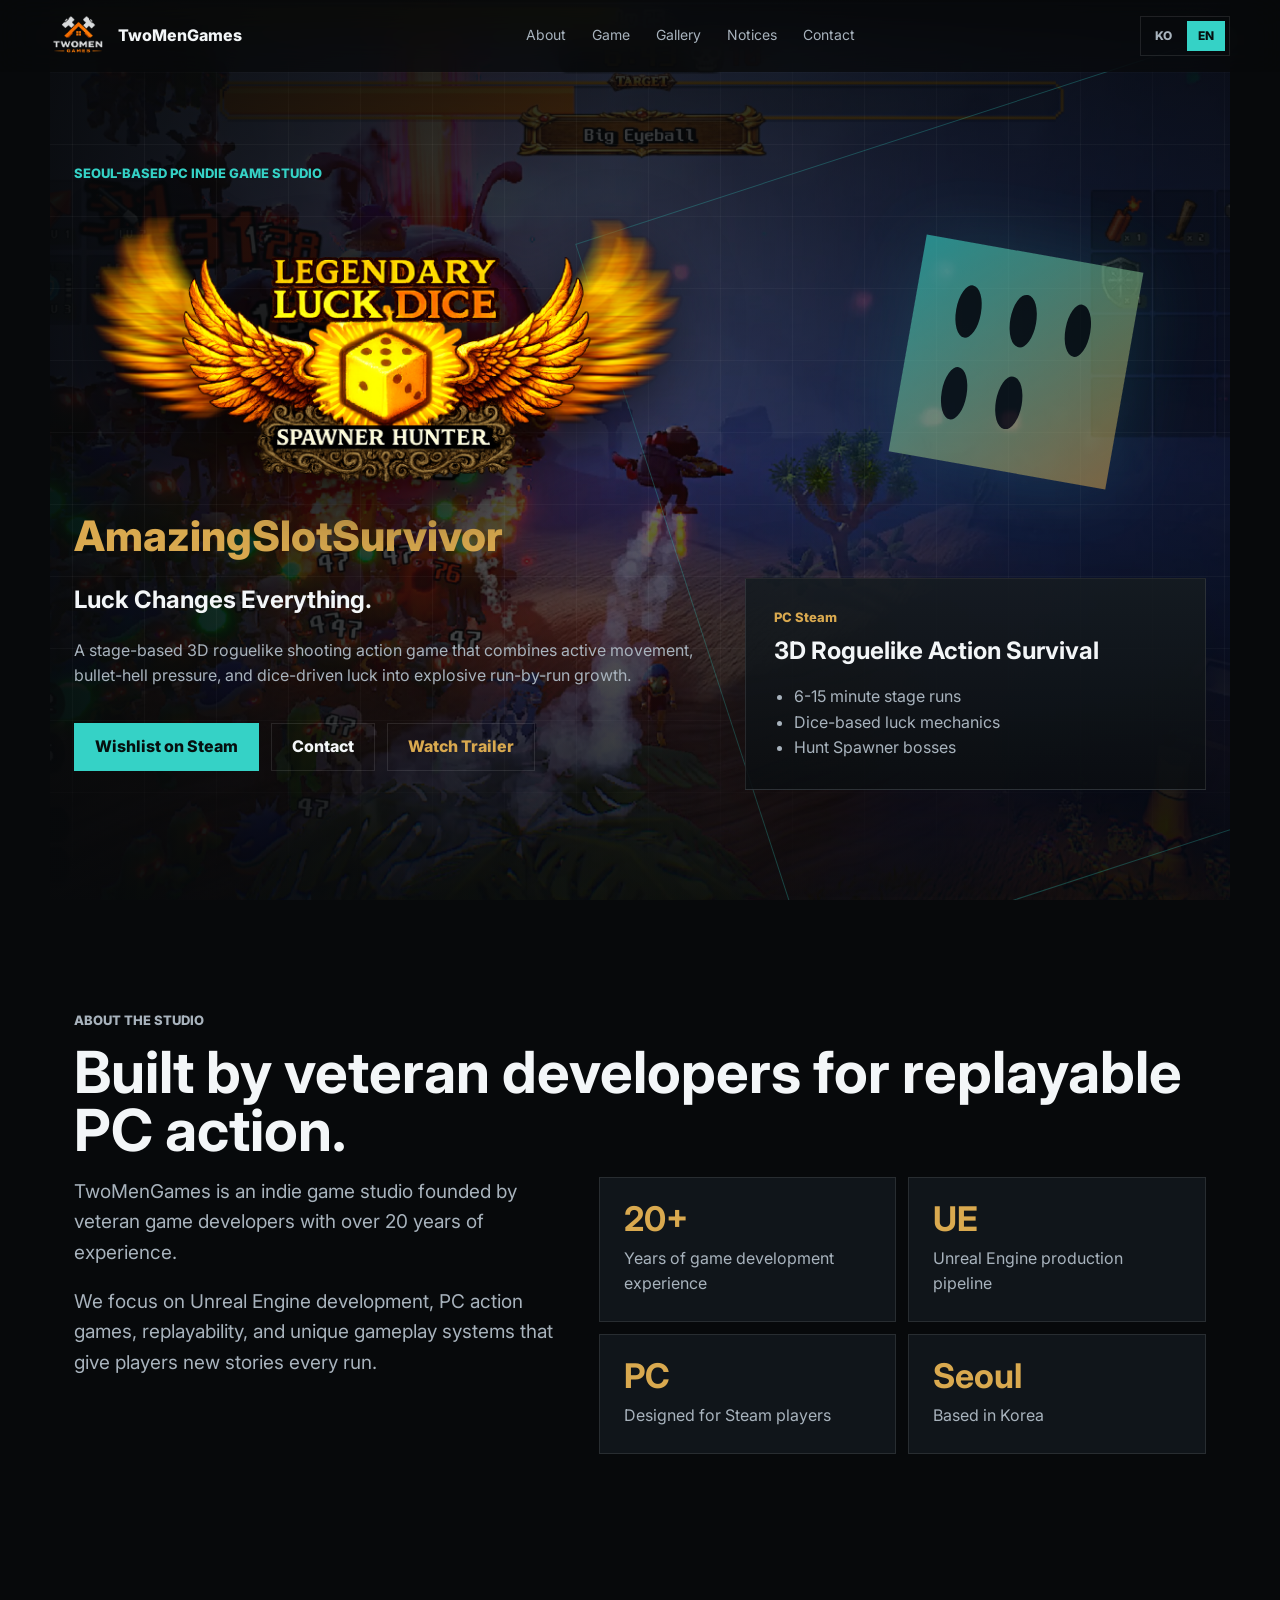
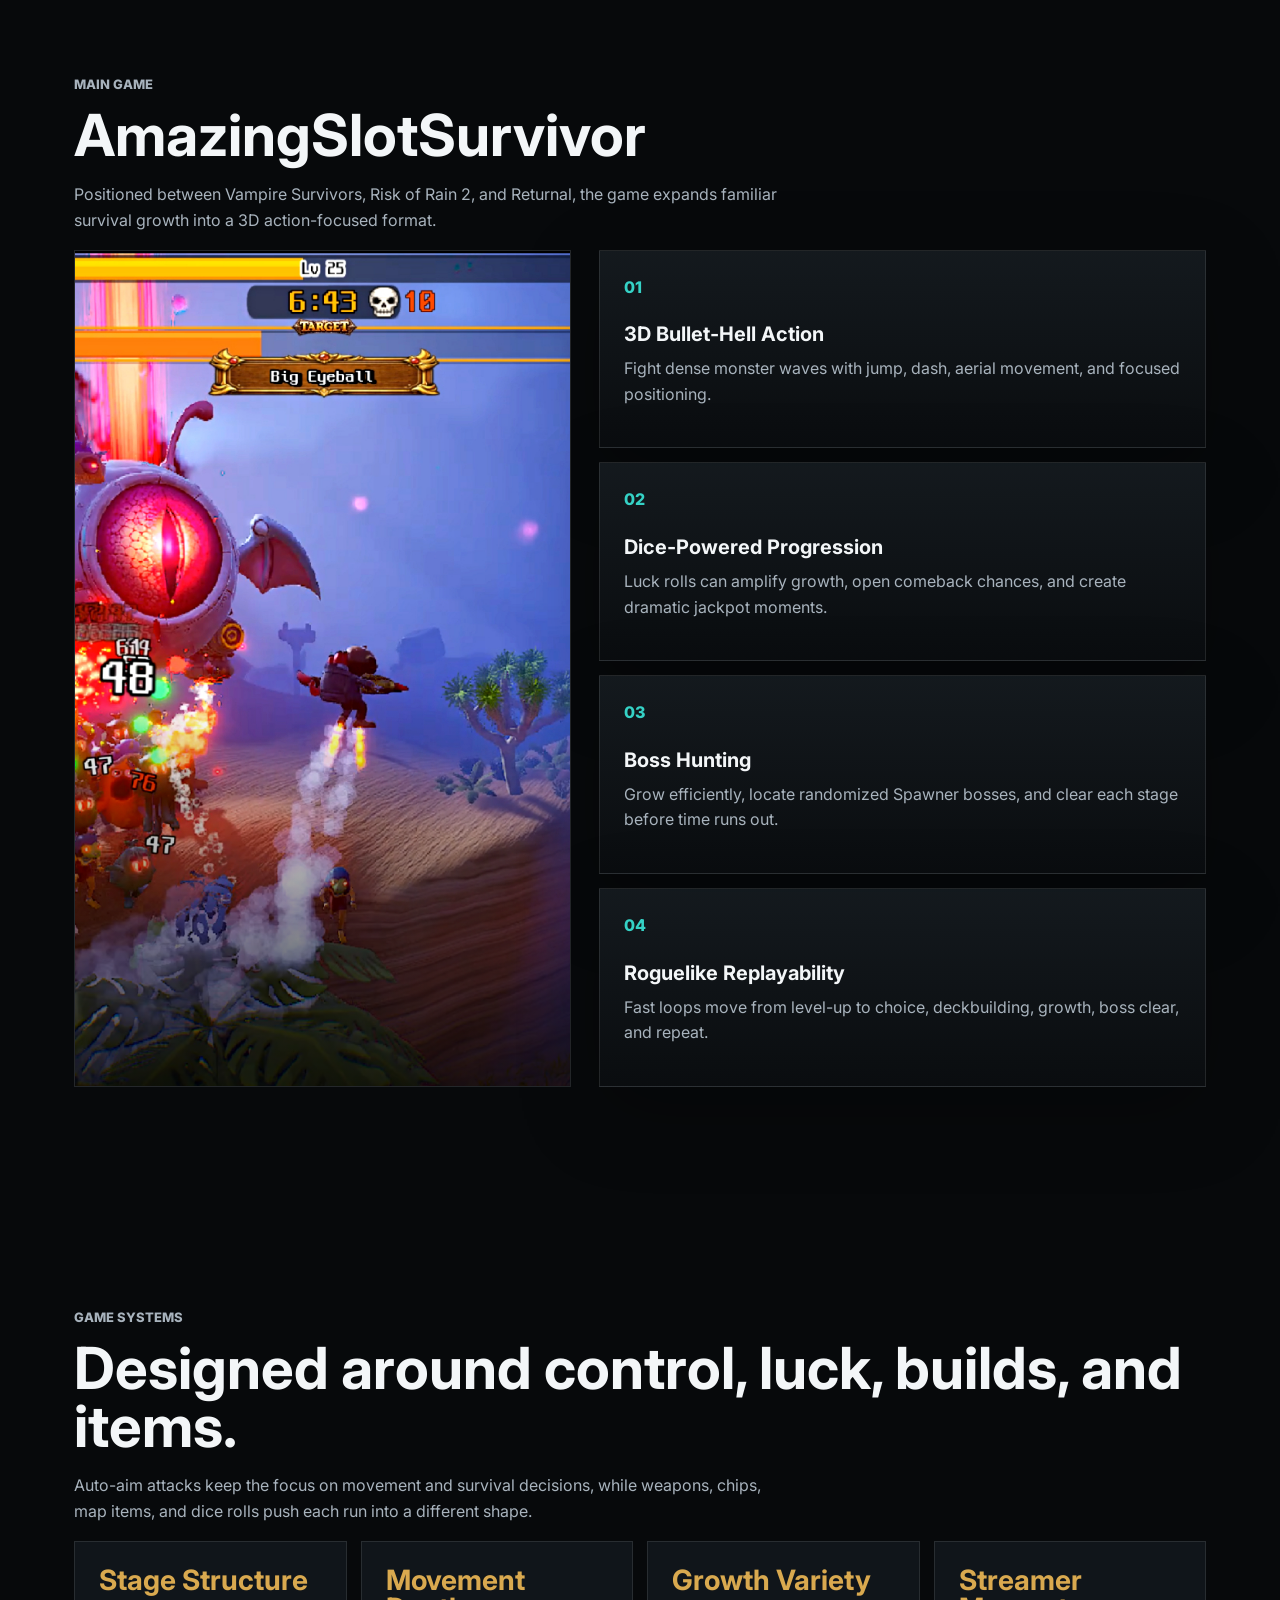
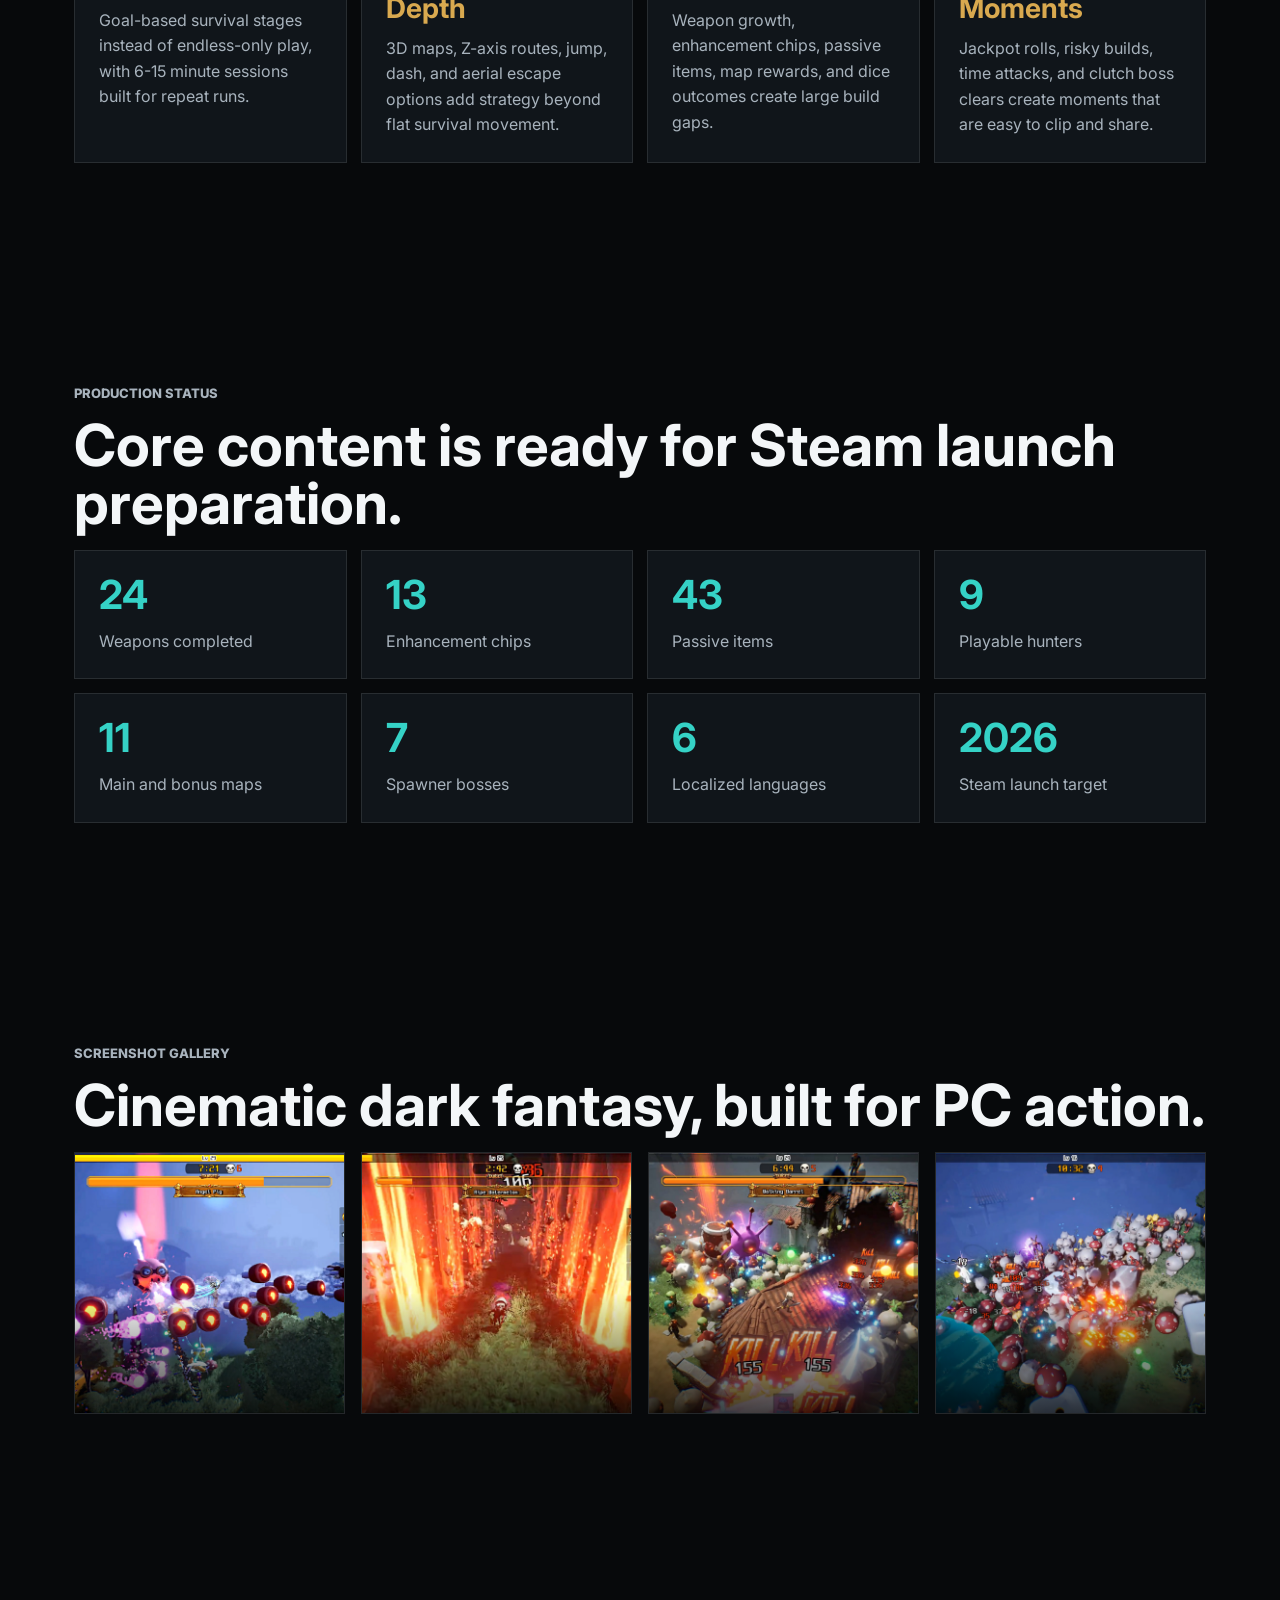
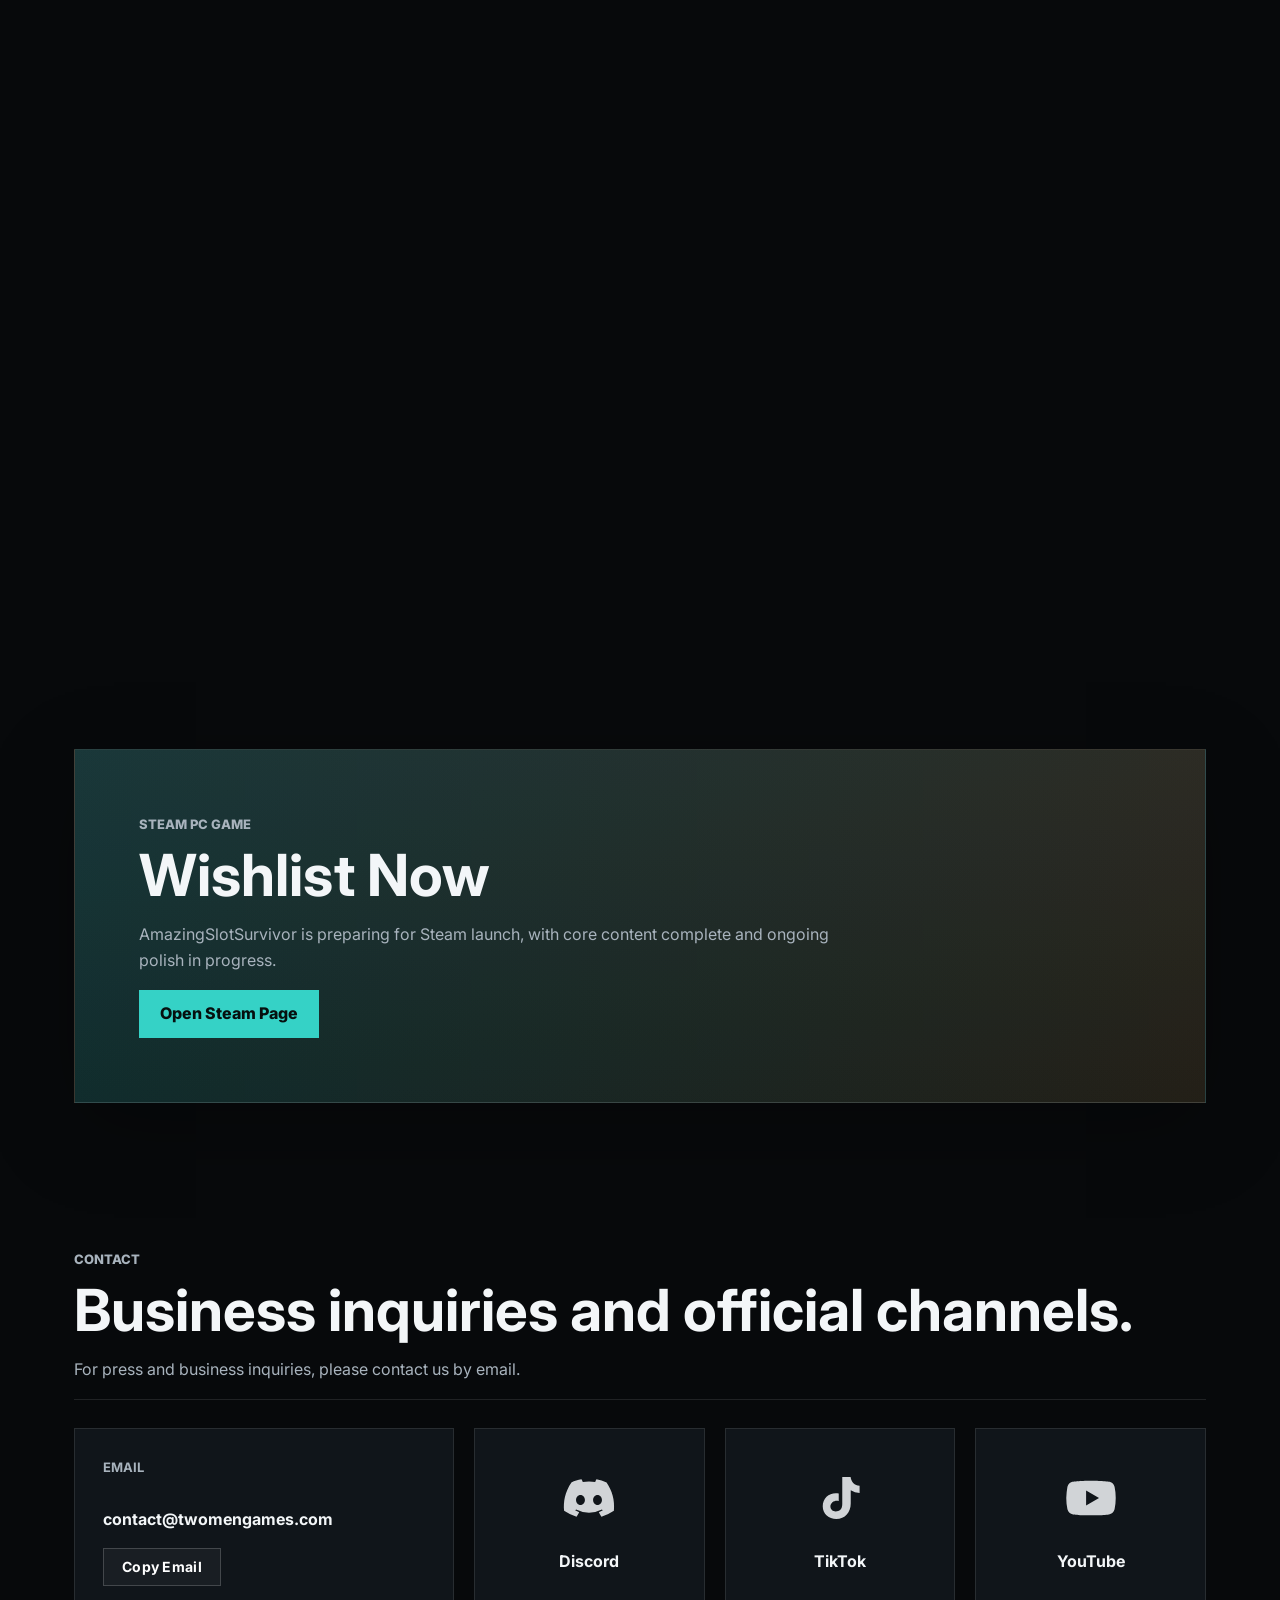
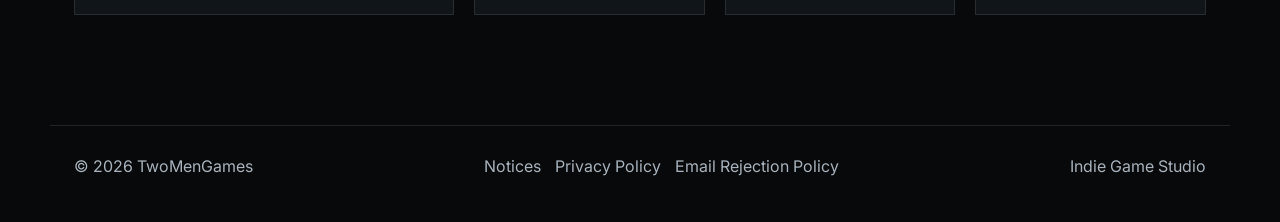
<file: index.html>
<!doctype html>
<html lang="en">
  <head>
    <meta charset="utf-8">
    <meta name="viewport" content="width=device-width, initial-scale=1">
    <meta name="description" content="TwoMenGames is a Seoul-based indie game studio creating PC Steam action games with unique systems and high replayability.">
    <title>TwoMenGames | Indie Game Studio</title>
    <link rel="preconnect" href="https://fonts.googleapis.com">
    <link rel="preconnect" href="https://fonts.gstatic.com" crossorigin>
    <link href="https://fonts.googleapis.com/css2?family=Inter:wght@400;500;600;700;800&display=swap" rel="stylesheet">
    <link rel="stylesheet" href="styles.css?v=20260709-2">
  </head>
  <body>
    <header class="site-header" data-header>
      <a class="brand" href="#top" aria-label="TwoMenGames home">
        <img class="brand-logo" src="assets/twomengames-logo-dark.png" alt="TwoMenGames logo">
        <span>TwoMenGames</span>
      </a>
      <nav class="nav" aria-label="Primary navigation">
        <a href="#about" data-i18n="navAbout">About</a>
        <a href="#game" data-i18n="navGame">Game</a>
        <a href="#gallery" data-i18n="navGallery">Gallery</a>
        <a href="notices/" data-i18n="navNotices">Notices</a>
        <a href="#contact" data-i18n="navContact">Contact</a>
      </nav>
      <div class="language-switcher" aria-label="Language selection">
        <button type="button" data-lang="ko">KO</button>
        <button type="button" data-lang="en">EN</button>
      </div>
    </header>

    <main id="top">
      <section class="hero section">
        <div class="hero-bg" aria-hidden="true">
          <div class="hero-orbit"></div>
          <div class="hero-dice">
            <span></span><span></span><span></span><span></span><span></span>
          </div>
        </div>
        <div class="hero-content reveal">
          <p class="eyebrow" data-i18n="heroEyebrow">Seoul-based PC indie game studio</p>
          <img class="game-logo" src="assets/legendary-luck-dice-logo.png" alt="AmazingSlotSurvivor logo">
          <h1 class="sr-only">AmazingSlotSurvivor</h1>
          <p class="subtitle">AmazingSlotSurvivor</p>
          <p class="slogan" data-i18n="heroSlogan">Luck Changes Everything.</p>
          <p class="hero-copy" data-i18n="heroCopy">
            A stage-based 3D roguelike shooting action game that combines active movement,
            bullet-hell pressure, and dice-driven luck into explosive run-by-run growth.
          </p>
          <div class="hero-actions">
            <a class="button primary" href="https://store.steampowered.com/app/4582650/LEGENDARY_LUCK_DICE/" target="_blank" rel="noreferrer" data-i18n="wishlist">Wishlist on Steam</a>
            <a class="button" href="#contact" data-i18n="contactButton">Contact</a>
            <a class="button ghost" href="https://youtu.be/cXeGeoyCsH8?si=VaMcrUqt2qJgCuiT" target="_blank" rel="noreferrer" data-i18n="watchTrailer">Watch Trailer</a>
          </div>
        </div>
        <aside class="hero-panel reveal" aria-label="Game highlights">
          <p>PC Steam</p>
          <strong data-i18n="heroPanelTitle">3D Roguelike Action Survival</strong>
          <ul>
            <li data-i18n="heroPanel1">6-15 minute stage runs</li>
            <li data-i18n="heroPanel2">Dice-based luck mechanics</li>
            <li data-i18n="heroPanel3">Hunt Spawner bosses</li>
          </ul>
        </aside>
      </section>

      <section id="about" class="section about">
        <div class="section-heading reveal">
          <p class="eyebrow" data-i18n="aboutEyebrow">About the studio</p>
          <h2 data-i18n="aboutTitle">Built by veteran developers for replayable PC action.</h2>
        </div>
        <div class="about-grid">
          <div class="about-copy reveal">
            <p data-i18n="aboutCopy1">
              TwoMenGames is an indie game studio founded by veteran game developers
              with over 20 years of experience.
            </p>
            <p data-i18n="aboutCopy2">
              We focus on Unreal Engine development, PC action games, replayability,
              and unique gameplay systems that give players new stories every run.
            </p>
          </div>
          <div class="stat-grid reveal">
            <div><strong>20+</strong><span data-i18n="statExperience">Years of game development experience</span></div>
            <div><strong>UE</strong><span data-i18n="statEngine">Unreal Engine production pipeline</span></div>
            <div><strong>PC</strong><span data-i18n="statPc">Designed for Steam players</span></div>
            <div><strong>Seoul</strong><span data-i18n="statSeoul">Based in Korea</span></div>
          </div>
        </div>
      </section>

      <section id="game" class="section game">
        <div class="section-heading reveal">
          <p class="eyebrow" data-i18n="gameEyebrow">Main game</p>
          <h2>AmazingSlotSurvivor</h2>
          <p data-i18n="gameIntro">
            Positioned between Vampire Survivors, Risk of Rain 2, and Returnal,
            the game expands familiar survival growth into a 3D action-focused format.
          </p>
        </div>
        <div class="game-showcase">
          <div class="screenshot large reveal">
            <img src="assets/screenshot-boss-eye.jpg" alt="AmazingSlotSurvivor boss battle gameplay screenshot">
          </div>
          <div class="feature-cards">
            <article class="card reveal">
              <span>01</span>
              <h3 data-i18n="feature1Title">3D Bullet-Hell Action</h3>
              <p data-i18n="feature1Copy">Fight dense monster waves with jump, dash, aerial movement, and focused positioning.</p>
            </article>
            <article class="card reveal">
              <span>02</span>
              <h3 data-i18n="feature2Title">Dice-Powered Progression</h3>
              <p data-i18n="feature2Copy">Luck rolls can amplify growth, open comeback chances, and create dramatic jackpot moments.</p>
            </article>
            <article class="card reveal">
              <span>03</span>
              <h3 data-i18n="feature3Title">Boss Hunting</h3>
              <p data-i18n="feature3Copy">Grow efficiently, locate randomized Spawner bosses, and clear each stage before time runs out.</p>
            </article>
            <article class="card reveal">
              <span>04</span>
              <h3 data-i18n="feature4Title">Roguelike Replayability</h3>
              <p data-i18n="feature4Copy">Fast loops move from level-up to choice, deckbuilding, growth, boss clear, and repeat.</p>
            </article>
          </div>
        </div>
      </section>

      <section class="section details">
        <div class="section-heading reveal">
          <p class="eyebrow" data-i18n="systemsEyebrow">Game systems</p>
          <h2 data-i18n="systemsTitle">Designed around control, luck, builds, and items.</h2>
          <p data-i18n="systemsIntro">
            Auto-aim attacks keep the focus on movement and survival decisions,
            while weapons, chips, map items, and dice rolls push each run into a different shape.
          </p>
        </div>
        <div class="detail-grid">
          <article class="detail reveal">
            <strong data-i18n="detail1Title">Stage Structure</strong>
            <span data-i18n="detail1Copy">Goal-based survival stages instead of endless-only play, with 6-15 minute sessions built for repeat runs.</span>
          </article>
          <article class="detail reveal">
            <strong data-i18n="detail2Title">Movement Depth</strong>
            <span data-i18n="detail2Copy">3D maps, Z-axis routes, jump, dash, and aerial escape options add strategy beyond flat survival movement.</span>
          </article>
          <article class="detail reveal">
            <strong data-i18n="detail3Title">Growth Variety</strong>
            <span data-i18n="detail3Copy">Weapon growth, enhancement chips, passive items, map rewards, and dice outcomes create large build gaps.</span>
          </article>
          <article class="detail reveal">
            <strong data-i18n="detail4Title">Streamer Moments</strong>
            <span data-i18n="detail4Copy">Jackpot rolls, risky builds, time attacks, and clutch boss clears create moments that are easy to clip and share.</span>
          </article>
        </div>
      </section>

      <section class="section production">
        <div class="section-heading reveal">
          <p class="eyebrow" data-i18n="productionEyebrow">Production status</p>
          <h2 data-i18n="productionTitle">Core content is ready for Steam launch preparation.</h2>
        </div>
        <div class="production-grid reveal">
          <div><strong>24</strong><span data-i18n="prodWeapons">Weapons completed</span></div>
          <div><strong>13</strong><span data-i18n="prodChips">Enhancement chips</span></div>
          <div><strong>43</strong><span data-i18n="prodItems">Passive items</span></div>
          <div><strong>9</strong><span data-i18n="prodHunters">Playable hunters</span></div>
          <div><strong>11</strong><span data-i18n="prodMaps">Main and bonus maps</span></div>
          <div><strong>7</strong><span data-i18n="prodBosses">Spawner bosses</span></div>
          <div><strong>6</strong><span data-i18n="prodLangs">Localized languages</span></div>
          <div><strong>2026</strong><span data-i18n="prodLaunch">Steam launch target</span></div>
        </div>
      </section>

      <section id="gallery" class="section gallery">
        <div class="section-heading reveal">
          <p class="eyebrow" data-i18n="galleryEyebrow">Screenshot gallery</p>
          <h2 data-i18n="galleryTitle">Cinematic dark fantasy, built for PC action.</h2>
        </div>
        <div class="gallery-grid">
          <div class="screenshot reveal">
            <img src="assets/screenshot-angel-pig.jpg" alt="Angel boss battle gameplay screenshot">
          </div>
          <div class="screenshot reveal">
            <img src="assets/screenshot-fire-canyon.jpg" alt="Fire canyon gameplay screenshot">
          </div>
          <div class="screenshot reveal">
            <img src="assets/screenshot-rooftop-wave.jpg" alt="Rooftop monster wave gameplay screenshot">
          </div>
          <div class="screenshot reveal">
            <img src="assets/screenshot-dice-field.jpg" alt="Dice field battle gameplay screenshot">
          </div>
          <div class="screenshot reveal wide">
            <img src="assets/screenshot-garden-boss.jpg" alt="Garden boss encounter gameplay screenshot">
          </div>
          <div class="screenshot reveal wide">
            <img src="assets/screenshot-boss-eye.jpg" alt="Big eye boss encounter gameplay screenshot">
          </div>
        </div>
      </section>

      <section id="press-kit" class="section press">
        <div class="press-inner reveal">
          <p class="eyebrow" data-i18n="pressEyebrow">Studio & Business</p>
          <h2 data-i18n="pressTitle">A focused studio profile for players and press.</h2>
          <p data-i18n="pressCopy">
            TwoMenGames presents its studio vision, PC Steam title, production status,
            and gameplay strengths in a clear format for players, press, and business conversations.
          </p>
        </div>
      </section>

      <section id="steam" class="section steam">
        <div class="steam-card reveal">
          <p class="eyebrow" data-i18n="steamEyebrow">Steam PC game</p>
          <h2 data-i18n="steamTitle">Wishlist Now</h2>
          <p data-i18n="steamCopy">AmazingSlotSurvivor is preparing for Steam launch, with core content complete and ongoing polish in progress.</p>
          <a class="button primary" href="https://store.steampowered.com/app/4582650/LEGENDARY_LUCK_DICE/" target="_blank" rel="noreferrer" data-i18n="steamButton">Open Steam Page</a>
        </div>
      </section>

      <section id="contact" class="section contact">
        <div class="section-heading reveal">
          <p class="eyebrow" data-i18n="contactEyebrow">Contact</p>
          <h2 data-i18n="contactTitle">Business inquiries and official channels.</h2>
          <p data-i18n="contactCopy">For press and business inquiries, please contact us by email.</p>
        </div>
        <div class="contact-grid reveal">
          <!--email_off-->
          <div class="contact-card contact-email">
            <span class="contact-label">Email</span>
            <a class="contact-email-link" href="mailto:contact@twomengames.com">
              <span class="contact-value">
                contact@twomengames.com
              </span>
            </a>
            <button
              type="button"
              class="copy-email-button"
              data-email="contact@twomengames.com"
              aria-live="polite"
            >
              Copy Email
            </button>
          </div>
          <!--/email_off-->
          <a class="contact-card" href="https://discord.com/channels/1492011396039180450/1492015751366709481" target="_blank" rel="noreferrer" aria-label="Discord">
            <svg class="contact-social-icon" viewBox="0 0 24 24" aria-hidden="true"><path d="M19.54 5.34A17.4 17.4 0 0 0 15.2 4c-.19.34-.4.8-.55 1.16a16.2 16.2 0 0 0-5.31 0A9.3 9.3 0 0 0 8.78 4c-1.52.26-2.98.72-4.33 1.34C1.7 9.48.96 13.52 1.33 17.5A17.6 17.6 0 0 0 6.66 20c.43-.58.8-1.2 1.13-1.86-.62-.23-1.2-.52-1.76-.86.15-.11.29-.22.43-.34a12.42 12.42 0 0 0 11.08 0c.14.12.28.23.43.34-.56.34-1.14.63-1.76.86.33.66.7 1.28 1.13 1.86a17.53 17.53 0 0 0 5.33-2.5c.43-4.61-.74-8.61-3.13-12.16ZM8.35 15.04c-1.04 0-1.9-.96-1.9-2.14s.84-2.14 1.9-2.14 1.92.97 1.9 2.14c0 1.18-.84 2.14-1.9 2.14Zm7.3 0c-1.04 0-1.9-.96-1.9-2.14s.84-2.14 1.9-2.14 1.92.97 1.9 2.14c0 1.18-.84 2.14-1.9 2.14Z"/></svg>
            <span class="contact-value">Discord</span>
          </a>
          <a class="contact-card" href="https://www.tiktok.com/@twomengames" target="_blank" rel="noreferrer" aria-label="TikTok">
            <svg class="contact-social-icon" viewBox="0 0 24 24" aria-hidden="true"><path d="M16.54 3c.37 2.27 1.64 3.62 3.86 3.76v3.06a7.4 7.4 0 0 1-3.8-1.18v5.68c0 3.67-2.43 6.68-6.2 6.68-3.14 0-5.8-2.14-5.8-5.45 0-3.75 3.23-6.18 6.86-5.45v3.16c-1.55-.48-3.57.44-3.57 2.42 0 1.28 1.05 2.1 2.24 2.1 1.62 0 2.84-.95 2.84-3.2V3h3.57Z"/></svg>
            <span class="contact-value">TikTok</span>
          </a>
          <a class="contact-card" href="https://www.youtube.com/@twomengames-v3h" target="_blank" rel="noreferrer" aria-label="YouTube">
            <svg class="contact-social-icon" viewBox="0 0 24 24" aria-hidden="true"><path d="M22.1 7.2a3 3 0 0 0-2.1-2.12C18.13 4.58 12 4.58 12 4.58s-6.13 0-8 .5A3 3 0 0 0 1.9 7.2 31.4 31.4 0 0 0 1.4 12c0 1.62.16 3.22.5 4.8A3 3 0 0 0 4 18.92c1.87.5 8 .5 8 .5s6.13 0 8-.5a3 3 0 0 0 2.1-2.12c.34-1.58.5-3.18.5-4.8 0-1.62-.16-3.22-.5-4.8ZM9.9 15.2V8.8l5.54 3.2-5.54 3.2Z"/></svg>
            <span class="contact-value">YouTube</span>
          </a>
        </div>
      </section>
    </main>

    <footer class="footer">
      <span>© 2026 TwoMenGames</span>
      <nav class="footer-links" aria-label="Footer links">
        <a href="notices/" data-i18n="navNotices">Notices</a>
        <a href="privacy.html" data-i18n="footerPrivacy">Privacy Policy</a>
        <a href="email-rejection.html" data-i18n="footerEmailPolicy">Email Rejection Policy</a>
      </nav>
      <span data-i18n="footerTag">Indie Game Studio</span>
    </footer>

    <script src="script.js?v=20260709-2"></script>
  </body>
</html>
</file>
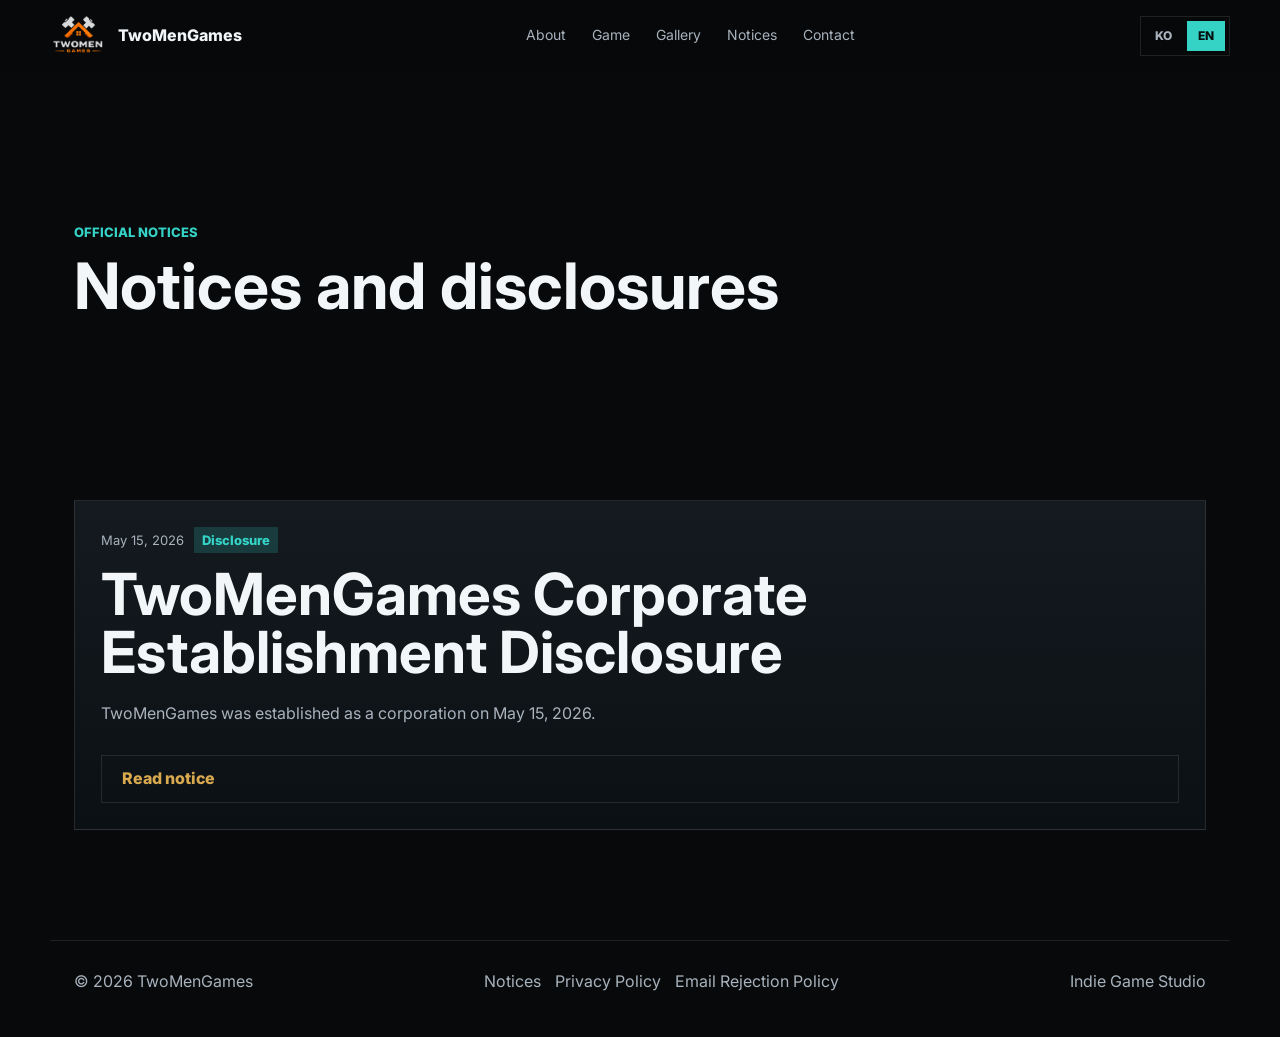
<file: notices/index.html>
<!doctype html>
<html lang="en">
  <head>
    <meta charset="utf-8">
    <meta name="viewport" content="width=device-width, initial-scale=1">
    <meta name="description" content="Official notices and disclosures from TwoMenGames.">
    <title>TwoMenGames | Notices</title>
    <link rel="preconnect" href="https://fonts.googleapis.com">
    <link rel="preconnect" href="https://fonts.gstatic.com" crossorigin>
    <link href="https://fonts.googleapis.com/css2?family=Inter:wght@400;500;600;700;800&display=swap" rel="stylesheet">
    <link rel="stylesheet" href="../styles.css?v=20260709-2">
  </head>
  <body>
    <header class="site-header" data-header>
      <a class="brand" href="../#top" aria-label="TwoMenGames home">
        <img class="brand-logo" src="../assets/twomengames-logo-dark.png" alt="TwoMenGames logo">
        <span>TwoMenGames</span>
      </a>
      <nav class="nav" aria-label="Primary navigation">
        <a href="../#about" data-notice-i18n="navAbout">About</a>
        <a href="../#game" data-notice-i18n="navGame">Game</a>
        <a href="../#gallery" data-notice-i18n="navGallery">Gallery</a>
        <a href="./" data-notice-i18n="navNotices">Notices</a>
        <a href="../#contact" data-notice-i18n="navContact">Contact</a>
      </nav>
      <div class="language-switcher" aria-label="Language selection">
        <button type="button" data-lang="ko">KO</button>
        <button type="button" data-lang="en">EN</button>
      </div>
    </header>

    <main class="subpage-main">
      <section class="section subpage-hero">
        <p class="subpage-kicker" data-notice-i18n="noticesEyebrow">Official notices</p>
        <h1 class="subpage-title" data-notice-i18n="noticesTitle">Notices and disclosures</h1>
      </section>

      <section class="section">
        <div class="notice-list" data-notice-list>
          <div class="empty-state" data-notice-i18n="loading">Loading notices.</div>
        </div>
      </section>
    </main>

    <footer class="footer">
      <span>© 2026 TwoMenGames</span>
      <nav class="footer-links" aria-label="Footer links">
        <a href="./" data-notice-i18n="navNotices">Notices</a>
        <a href="../privacy.html" data-notice-i18n="footerPrivacy">Privacy Policy</a>
        <a href="../email-rejection.html" data-notice-i18n="footerEmailPolicy">Email Rejection Policy</a>
      </nav>
      <span data-notice-i18n="footerTag">Indie Game Studio</span>
    </footer>

    <script src="../notices.js?v=20260709-2" data-page="list" data-content-base="../"></script>
  </body>
</html>
</file>
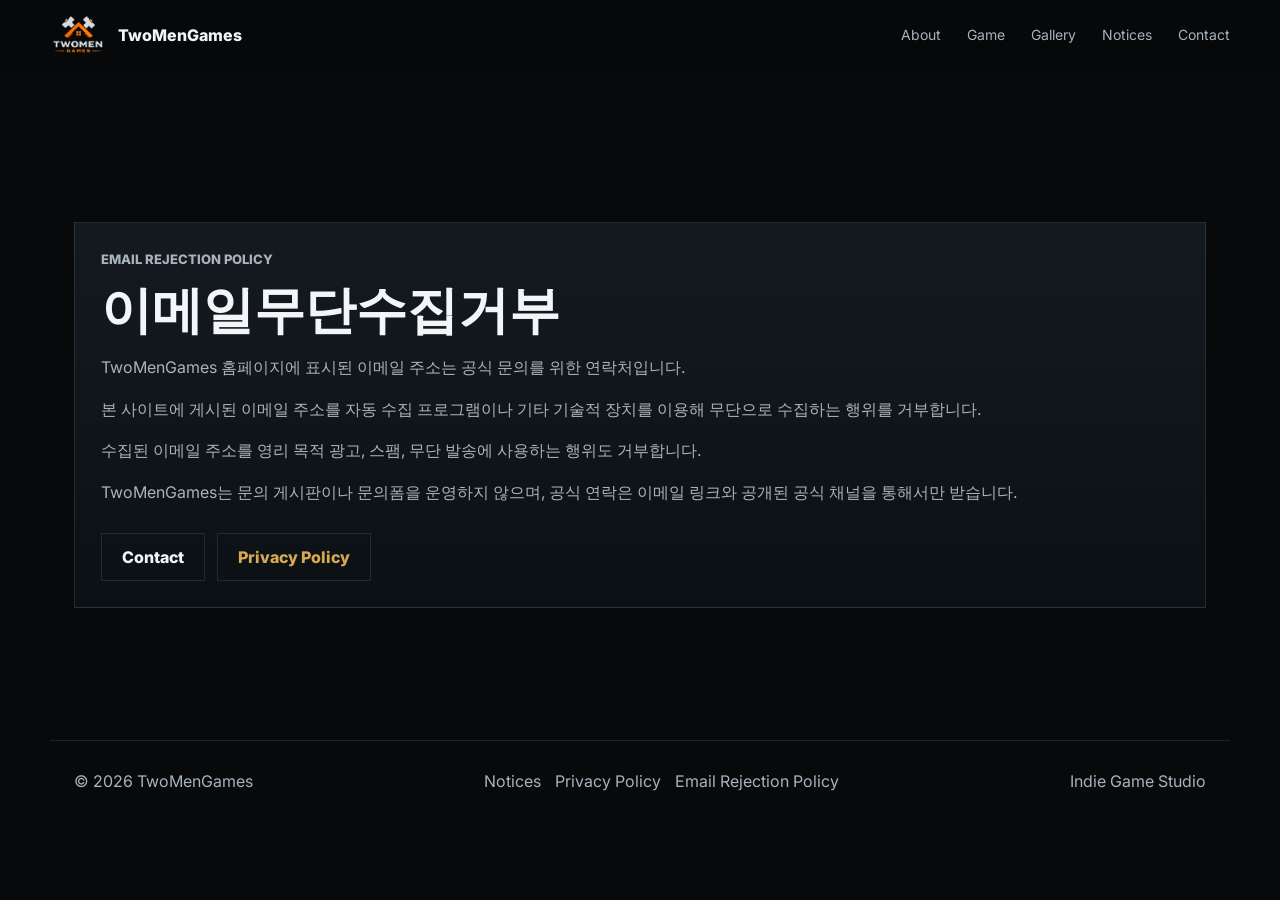
<file: email-rejection.html>
<!doctype html>
<html lang="ko">
  <head>
    <meta charset="utf-8">
    <meta name="viewport" content="width=device-width, initial-scale=1">
    <meta name="description" content="TwoMenGames 이메일무단수집거부">
    <title>TwoMenGames | 이메일무단수집거부</title>
    <link rel="preconnect" href="https://fonts.googleapis.com">
    <link rel="preconnect" href="https://fonts.gstatic.com" crossorigin>
    <link href="https://fonts.googleapis.com/css2?family=Inter:wght@400;500;600;700;800&display=swap" rel="stylesheet">
    <link rel="stylesheet" href="styles.css?v=20260709-2">
  </head>
  <body>
    <header class="site-header" data-header>
      <a class="brand" href="index.html#top" aria-label="TwoMenGames home">
        <img class="brand-logo" src="assets/twomengames-logo-dark.png" alt="TwoMenGames logo">
        <span>TwoMenGames</span>
      </a>
      <nav class="nav" aria-label="Primary navigation">
        <a href="index.html#about">About</a>
        <a href="index.html#game">Game</a>
        <a href="index.html#gallery">Gallery</a>
        <a href="notices/">Notices</a>
        <a href="index.html#contact">Contact</a>
      </nav>
    </header>

    <main class="subpage-main">
      <section class="section">
        <article class="policy-card">
          <p class="subpage-kicker">Email Rejection Policy</p>
          <h1 class="subpage-title">이메일무단수집거부</h1>
          <p>TwoMenGames 홈페이지에 표시된 이메일 주소는 공식 문의를 위한 연락처입니다.</p>
          <p>본 사이트에 게시된 이메일 주소를 자동 수집 프로그램이나 기타 기술적 장치를 이용해 무단으로 수집하는 행위를 거부합니다.</p>
          <p>수집된 이메일 주소를 영리 목적 광고, 스팸, 무단 발송에 사용하는 행위도 거부합니다.</p>
          <p>TwoMenGames는 문의 게시판이나 문의폼을 운영하지 않으며, 공식 연락은 이메일 링크와 공개된 공식 채널을 통해서만 받습니다.</p>
          <div class="policy-actions">
            <a class="button" href="index.html#contact">Contact</a>
            <a class="button ghost" href="privacy.html">Privacy Policy</a>
          </div>
        </article>
      </section>
    </main>

    <footer class="footer">
      <span>© 2026 TwoMenGames</span>
      <nav class="footer-links" aria-label="Footer links">
        <a href="notices/">Notices</a>
        <a href="privacy.html">Privacy Policy</a>
        <a href="email-rejection.html">Email Rejection Policy</a>
      </nav>
      <span>Indie Game Studio</span>
    </footer>
  </body>
</html>
</file>
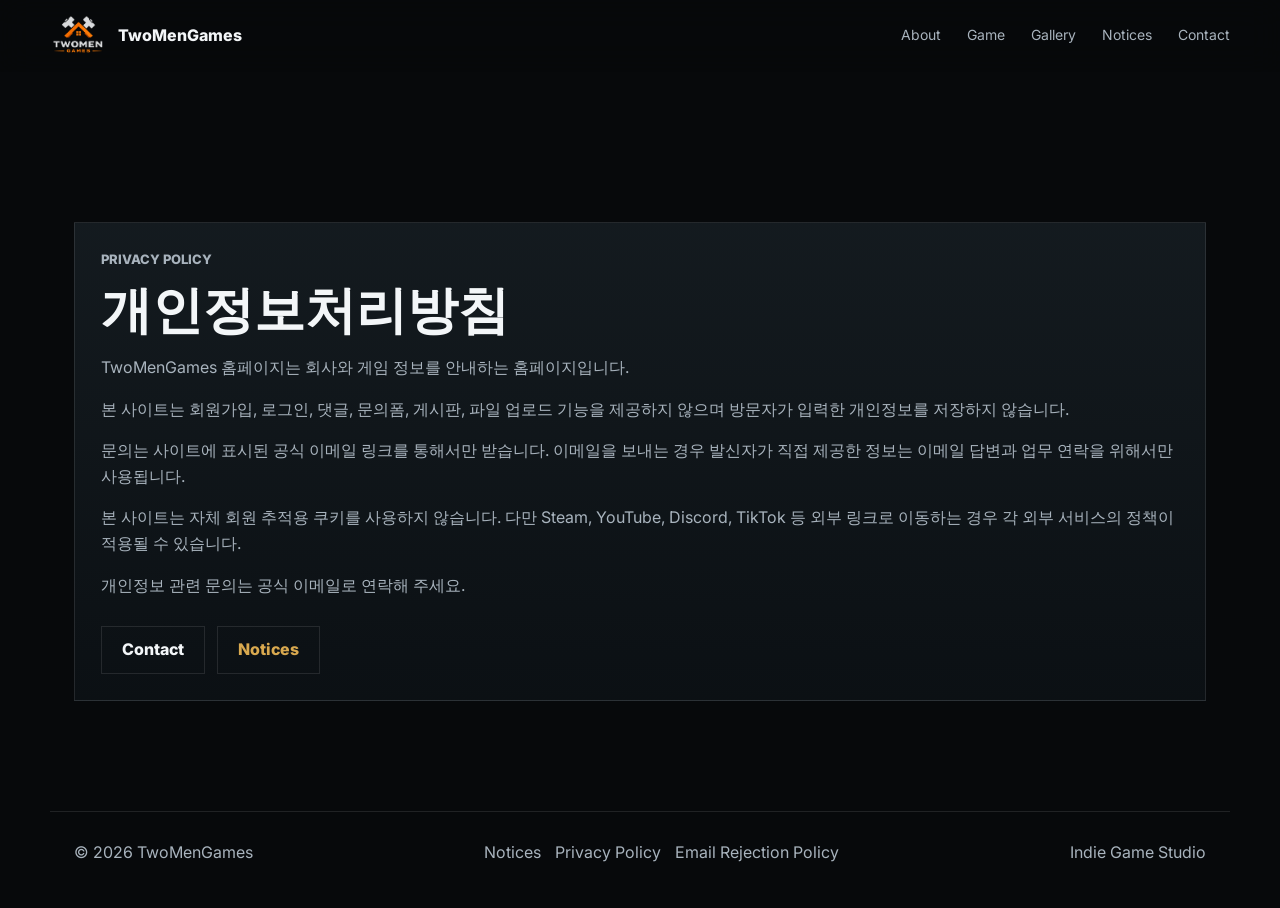
<file: privacy.html>
<!doctype html>
<html lang="ko">
  <head>
    <meta charset="utf-8">
    <meta name="viewport" content="width=device-width, initial-scale=1">
    <meta name="description" content="TwoMenGames 개인정보처리방침">
    <title>TwoMenGames | 개인정보처리방침</title>
    <link rel="preconnect" href="https://fonts.googleapis.com">
    <link rel="preconnect" href="https://fonts.gstatic.com" crossorigin>
    <link href="https://fonts.googleapis.com/css2?family=Inter:wght@400;500;600;700;800&display=swap" rel="stylesheet">
    <link rel="stylesheet" href="styles.css?v=20260709-2">
  </head>
  <body>
    <header class="site-header" data-header>
      <a class="brand" href="index.html#top" aria-label="TwoMenGames home">
        <img class="brand-logo" src="assets/twomengames-logo-dark.png" alt="TwoMenGames logo">
        <span>TwoMenGames</span>
      </a>
      <nav class="nav" aria-label="Primary navigation">
        <a href="index.html#about">About</a>
        <a href="index.html#game">Game</a>
        <a href="index.html#gallery">Gallery</a>
        <a href="notices/">Notices</a>
        <a href="index.html#contact">Contact</a>
      </nav>
    </header>

    <main class="subpage-main">
      <section class="section">
        <article class="policy-card">
          <p class="subpage-kicker">Privacy Policy</p>
          <h1 class="subpage-title">개인정보처리방침</h1>
          <p>TwoMenGames 홈페이지는 회사와 게임 정보를 안내하는 홈페이지입니다.</p>
          <p>본 사이트는 회원가입, 로그인, 댓글, 문의폼, 게시판, 파일 업로드 기능을 제공하지 않으며 방문자가 입력한 개인정보를 저장하지 않습니다.</p>
          <p>문의는 사이트에 표시된 공식 이메일 링크를 통해서만 받습니다. 이메일을 보내는 경우 발신자가 직접 제공한 정보는 이메일 답변과 업무 연락을 위해서만 사용됩니다.</p>
          <p>본 사이트는 자체 회원 추적용 쿠키를 사용하지 않습니다. 다만 Steam, YouTube, Discord, TikTok 등 외부 링크로 이동하는 경우 각 외부 서비스의 정책이 적용될 수 있습니다.</p>
          <p>개인정보 관련 문의는 공식 이메일로 연락해 주세요.</p>
          <div class="policy-actions">
            <a class="button" href="index.html#contact">Contact</a>
            <a class="button ghost" href="notices/">Notices</a>
          </div>
        </article>
      </section>
    </main>

    <footer class="footer">
      <span>© 2026 TwoMenGames</span>
      <nav class="footer-links" aria-label="Footer links">
        <a href="notices/">Notices</a>
        <a href="privacy.html">Privacy Policy</a>
        <a href="email-rejection.html">Email Rejection Policy</a>
      </nav>
      <span>Indie Game Studio</span>
    </footer>
  </body>
</html>
</file>
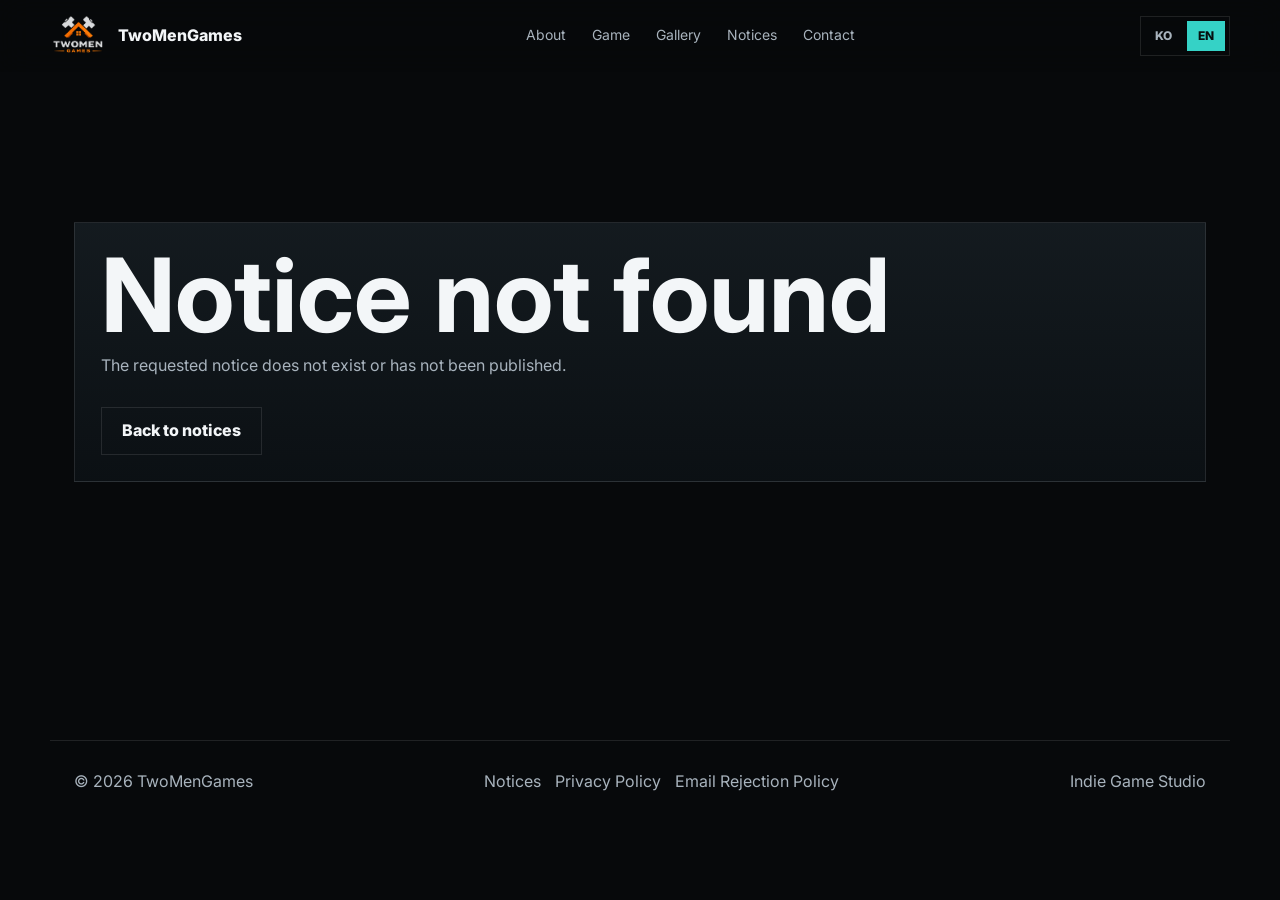
<file: notices/detail.html>
<!doctype html>
<html lang="en">
  <head>
    <meta charset="utf-8">
    <meta name="viewport" content="width=device-width, initial-scale=1">
    <meta name="description" content="TwoMenGames notice detail.">
    <title>TwoMenGames | Notice</title>
    <link rel="preconnect" href="https://fonts.googleapis.com">
    <link rel="preconnect" href="https://fonts.gstatic.com" crossorigin>
    <link href="https://fonts.googleapis.com/css2?family=Inter:wght@400;500;600;700;800&display=swap" rel="stylesheet">
    <link rel="stylesheet" href="../styles.css?v=20260709-2">
  </head>
  <body>
    <header class="site-header" data-header>
      <a class="brand" href="../#top" aria-label="TwoMenGames home">
        <img class="brand-logo" src="../assets/twomengames-logo-dark.png" alt="TwoMenGames logo">
        <span>TwoMenGames</span>
      </a>
      <nav class="nav" aria-label="Primary navigation">
        <a href="../#about" data-notice-i18n="navAbout">About</a>
        <a href="../#game" data-notice-i18n="navGame">Game</a>
        <a href="../#gallery" data-notice-i18n="navGallery">Gallery</a>
        <a href="./" data-notice-i18n="navNotices">Notices</a>
        <a href="../#contact" data-notice-i18n="navContact">Contact</a>
      </nav>
      <div class="language-switcher" aria-label="Language selection">
        <button type="button" data-lang="ko">KO</button>
        <button type="button" data-lang="en">EN</button>
      </div>
    </header>

    <main class="subpage-main">
      <section class="section">
        <article class="policy-card" data-notice-detail>
          <p class="subpage-kicker" data-notice-i18n="loading">Loading notice.</p>
        </article>
      </section>
    </main>

    <footer class="footer">
      <span>© 2026 TwoMenGames</span>
      <nav class="footer-links" aria-label="Footer links">
        <a href="./" data-notice-i18n="navNotices">Notices</a>
        <a href="../privacy.html" data-notice-i18n="footerPrivacy">Privacy Policy</a>
        <a href="../email-rejection.html" data-notice-i18n="footerEmailPolicy">Email Rejection Policy</a>
      </nav>
      <span data-notice-i18n="footerTag">Indie Game Studio</span>
    </footer>

    <script src="../notices.js?v=20260709-2" data-page="detail" data-content-base="../"></script>
  </body>
</html>
</file>
<file: styles.css>
:root {
  --bg: #07090b;
  --panel: #10151a;
  --panel-2: #151b20;
  --text: #f3f6f8;
  --muted: #a8b3bd;
  --teal: #35d2c6;
  --teal-soft: rgba(53, 210, 198, 0.18);
  --gold: #d9a94f;
  --line: rgba(255, 255, 255, 0.1);
  --max: 1180px;
}

* {
  box-sizing: border-box;
}

html {
  scroll-behavior: smooth;
}

body {
  margin: 0;
  background: var(--bg);
  color: var(--text);
  font-family: Inter, system-ui, -apple-system, BlinkMacSystemFont, "Segoe UI", sans-serif;
  line-height: 1.6;
}

a {
  color: inherit;
  text-decoration: none;
}

.site-header {
  align-items: center;
  backdrop-filter: blur(16px);
  background: rgba(7, 9, 11, 0.72);
  border-bottom: 1px solid transparent;
  display: flex;
  height: 72px;
  justify-content: space-between;
  left: 0;
  padding: 0 max(48px, calc((100vw - var(--max)) / 2));
  position: fixed;
  right: 0;
  top: 0;
  transition: border-color 220ms ease, background 220ms ease;
  z-index: 20;
}

.site-header.is-scrolled {
  background: rgba(7, 9, 11, 0.9);
  border-bottom-color: var(--line);
}

.brand,
.nav,
.language-switcher {
  align-items: center;
  display: flex;
}

.brand {
  font-weight: 800;
  gap: 12px;
  height: 100%;
  min-width: 0;
}

.brand-logo {
  display: block;
  height: 48px;
  max-width: 160px;
  object-fit: contain;
  width: auto;
}

.nav {
  color: var(--muted);
  font-size: 14px;
  gap: 26px;
  min-width: 0;
}

.nav a:hover {
  color: var(--text);
}

.language-switcher {
  border: 1px solid var(--line);
  flex: 0 0 auto;
  gap: 4px;
  padding: 4px;
}

.language-switcher button {
  background: transparent;
  border: 0;
  color: var(--muted);
  cursor: pointer;
  font: inherit;
  font-size: 12px;
  font-weight: 800;
  min-height: 30px;
  min-width: 38px;
  padding: 0 8px;
}

.language-switcher button.is-active {
  background: var(--teal);
  color: #06100f;
}

.language-switcher button:focus-visible {
  outline: 2px solid var(--gold);
  outline-offset: 2px;
}

.section {
  margin: 0 auto;
  max-width: var(--max);
  padding: 110px 24px;
}

.hero {
  align-items: center;
  display: grid;
  gap: 48px;
  grid-template-columns: minmax(0, 1.15fr) minmax(300px, 0.85fr);
  min-height: 100vh;
  overflow: hidden;
  padding-top: 144px;
  position: relative;
}

.hero-bg {
  background:
    linear-gradient(90deg, rgba(7, 9, 11, 0.96), rgba(7, 9, 11, 0.5) 48%, rgba(7, 9, 11, 0.72)),
    linear-gradient(0deg, rgba(7, 9, 11, 0.78), rgba(7, 9, 11, 0.16) 48%, rgba(7, 9, 11, 0.78)),
    url("assets/screenshot-boss-eye.jpg") center / cover no-repeat;
  inset: 0 calc(50% - 50vw);
  position: absolute;
  z-index: -2;
}

.hero-bg::before {
  background-image:
    linear-gradient(rgba(255, 255, 255, 0.035) 1px, transparent 1px),
    linear-gradient(90deg, rgba(255, 255, 255, 0.035) 1px, transparent 1px);
  background-size: 72px 72px;
  content: "";
  inset: 0;
  mask-image: linear-gradient(to bottom, transparent, #000 16%, #000 72%, transparent);
  position: absolute;
}

.hero-orbit {
  border: 1px solid rgba(53, 210, 198, 0.28);
  height: min(64vw, 760px);
  position: absolute;
  right: -12vw;
  top: 12vh;
  transform: rotate(-18deg);
  width: min(64vw, 760px);
}

.hero-dice {
  animation: floatDice 8s ease-in-out infinite;
  background: linear-gradient(135deg, rgba(53, 210, 198, 0.85), rgba(217, 169, 79, 0.72));
  box-shadow: 0 0 80px rgba(53, 210, 198, 0.2);
  display: grid;
  gap: 22%;
  grid-template-columns: repeat(3, 1fr);
  height: 220px;
  padding: 42px;
  position: absolute;
  right: 12%;
  top: 28%;
  transform: rotate(10deg);
  width: 220px;
  opacity: 0.72;
}

.hero-dice span {
  background: #07100f;
  border-radius: 50%;
}

.hero-content,
.hero-panel,
.section-heading,
.about-copy,
.stat-grid,
.screenshot,
.card,
.notice-card,
.policy-card,
.press-inner,
.steam-card,
.contact-grid {
  position: relative;
}

.eyebrow {
  color: var(--teal);
  font-size: 13px;
  font-weight: 800;
  letter-spacing: 0;
  margin: 0 0 12px;
  text-transform: uppercase;
}

h1,
h2,
h3,
p {
  margin-top: 0;
}

h1 {
  font-size: clamp(48px, 8vw, 112px);
  line-height: 0.9;
  margin-bottom: 12px;
  max-width: 820px;
}

.sr-only {
  height: 1px;
  margin: -1px;
  overflow: hidden;
  padding: 0;
  position: absolute;
  width: 1px;
  clip: rect(0, 0, 0, 0);
  white-space: nowrap;
}

.game-logo {
  display: block;
  filter: drop-shadow(0 18px 34px rgba(0, 0, 0, 0.72));
  margin-bottom: 18px;
  max-height: 300px;
  max-width: min(680px, 100%);
  object-fit: contain;
  width: auto;
}

h2 {
  font-size: clamp(32px, 5vw, 58px);
  line-height: 1;
  margin-bottom: 18px;
}

h3 {
  font-size: 20px;
  line-height: 1.2;
  margin-bottom: 10px;
}

.subtitle {
  color: var(--gold);
  font-size: clamp(24px, 4vw, 42px);
  font-weight: 800;
  line-height: 1.1;
  margin-bottom: 22px;
}

.slogan {
  color: var(--text);
  font-size: 24px;
  font-weight: 700;
  margin-bottom: 18px;
}

.hero-copy,
.section-heading p,
.card p,
.press-inner p,
.steam-card p {
  color: var(--muted);
  max-width: 720px;
}

.hero-actions {
  display: flex;
  flex-wrap: wrap;
  gap: 12px;
  margin-top: 34px;
}

.button {
  align-items: center;
  border: 1px solid var(--line);
  color: var(--text);
  display: inline-flex;
  font-weight: 800;
  min-height: 48px;
  padding: 0 20px;
  transition: transform 180ms ease, border-color 180ms ease, background 180ms ease;
}

.button:hover {
  border-color: rgba(53, 210, 198, 0.55);
  transform: translateY(-2px);
}

.button.primary {
  background: var(--teal);
  border-color: var(--teal);
  color: #06100f;
}

.button.ghost {
  color: var(--gold);
}

.hero-panel,
.card,
.steam-card,
.press-inner {
  background: linear-gradient(180deg, rgba(21, 27, 32, 0.9), rgba(10, 13, 16, 0.9));
  border: 1px solid var(--line);
  box-shadow: 0 24px 80px rgba(0, 0, 0, 0.26);
}

.hero-panel {
  align-self: end;
  padding: 28px;
}

.hero-panel p {
  color: var(--gold);
  font-size: 13px;
  font-weight: 800;
  margin-bottom: 10px;
}

.hero-panel strong {
  display: block;
  font-size: 24px;
  line-height: 1.2;
  margin-bottom: 18px;
}

.hero-panel ul {
  color: var(--muted);
  margin: 0;
  padding-left: 20px;
}

.about-grid,
.game-showcase {
  display: grid;
  gap: 28px;
  grid-template-columns: minmax(0, 0.9fr) minmax(0, 1.1fr);
}

.about-copy {
  color: var(--muted);
  font-size: 19px;
}

.stat-grid {
  display: grid;
  gap: 12px;
  grid-template-columns: repeat(2, minmax(0, 1fr));
}

.stat-grid div {
  background: var(--panel);
  border: 1px solid var(--line);
  padding: 24px;
}

.stat-grid strong {
  color: var(--gold);
  display: block;
  font-size: 34px;
  line-height: 1;
  margin-bottom: 10px;
}

.stat-grid span {
  color: var(--muted);
  display: block;
}

.game-showcase {
  align-items: stretch;
}

.feature-cards {
  display: grid;
  gap: 14px;
}

.detail-grid,
.production-grid {
  display: grid;
  gap: 14px;
  grid-template-columns: repeat(4, minmax(0, 1fr));
}

.detail,
.production-grid div {
  background: var(--panel);
  border: 1px solid var(--line);
  padding: 24px;
}

.detail strong,
.production-grid strong {
  color: var(--gold);
  display: block;
  font-size: 28px;
  line-height: 1;
  margin-bottom: 14px;
}

.detail span,
.production-grid span {
  color: var(--muted);
  display: block;
}

.production-grid strong {
  color: var(--teal);
  font-size: 40px;
}

.card {
  padding: 24px;
}

.card span {
  color: var(--teal);
  display: block;
  font-weight: 800;
  margin-bottom: 22px;
}

.screenshot {
  background: #0b0f12;
  border: 1px solid var(--line);
  min-height: 260px;
  overflow: hidden;
  position: relative;
}

.screenshot.large {
  min-height: 640px;
}

.screenshot img {
  display: block;
  height: 100%;
  min-height: inherit;
  object-fit: cover;
  width: 100%;
}

.screenshot::after {
  background: linear-gradient(to top, rgba(0, 0, 0, 0.74), transparent 46%);
  content: "";
  inset: 0;
  pointer-events: none;
  position: absolute;
}

.scene {
  height: 100%;
  min-height: inherit;
  position: relative;
}

.scene::before {
  content: "";
  inset: 0;
  position: absolute;
}

.battlefield::before {
  background:
    linear-gradient(to top, rgba(0, 0, 0, 0.82), transparent 62%),
    radial-gradient(circle at 52% 34%, rgba(53, 210, 198, 0.32), transparent 18%),
    linear-gradient(140deg, #1f2929, #07090b 56%);
}

.dice::before {
  background:
    radial-gradient(circle at 50% 48%, rgba(217, 169, 79, 0.42), transparent 18%),
    linear-gradient(140deg, #15100b, #071010);
}

.wave::before {
  background:
    repeating-linear-gradient(115deg, rgba(53, 210, 198, 0.16) 0 2px, transparent 2px 18px),
    linear-gradient(140deg, #0b1517, #07090b);
}

.hunter::before {
  background:
    radial-gradient(circle at 34% 38%, rgba(255, 255, 255, 0.12), transparent 14%),
    linear-gradient(140deg, #15191d, #07090b);
}

.boss::before {
  background:
    radial-gradient(circle at 64% 34%, rgba(217, 169, 79, 0.24), transparent 18%),
    radial-gradient(circle at 40% 48%, rgba(53, 210, 198, 0.2), transparent 22%),
    linear-gradient(140deg, #1b1216, #07090b);
}

.gallery {
  padding-bottom: 132px;
}

.gallery-grid {
  display: grid;
  gap: 16px;
  grid-template-columns: repeat(4, minmax(0, 1fr));
}

.gallery-grid .wide {
  grid-column: span 2;
}

.press,
.steam {
  padding-bottom: 36px;
  padding-top: 36px;
}

.press-inner,
.steam-card {
  padding: clamp(32px, 5vw, 64px);
}

.steam-card {
  background:
    linear-gradient(90deg, rgba(53, 210, 198, 0.16), rgba(217, 169, 79, 0.12)),
    linear-gradient(180deg, rgba(21, 27, 32, 0.96), rgba(10, 13, 16, 0.96));
}

.contact-grid {
  border-top: 1px solid var(--line);
  display: grid;
  align-items: stretch;
  gap: 20px;
  grid-template-columns: 1.4fr 1fr 1fr 1fr;
  padding-top: 28px;
}

.contact-card {
  align-items: center;
  background: var(--panel);
  border: 1px solid var(--line);
  color: var(--text);
  display: flex;
  flex-direction: column;
  font-size: 18px;
  font-weight: 700;
  gap: 0;
  justify-content: center;
  min-width: 0;
  overflow: visible;
  padding: 28px;
  text-align: center;
  transition: border-color 180ms ease, opacity 180ms ease, transform 180ms ease;
}

.contact-card:hover {
  border-color: rgba(53, 210, 198, 0.55);
  transform: translateY(-2px);
}

.contact-card:focus-visible {
  border-color: rgba(53, 210, 198, 0.75);
  outline: 2px solid rgba(53, 210, 198, 0.35);
  outline-offset: 4px;
}

.contact-social-icon,
.contact-card svg,
.contact-card img {
  fill: currentColor;
  flex: 0 0 auto;
  height: 56px;
  margin-bottom: 24px;
  max-height: 56px;
  max-width: 56px;
  object-fit: contain;
  opacity: 0.85;
  width: 56px;
}

.contact-email {
  align-items: flex-start;
  gap: 18px;
  justify-content: center;
  min-width: 380px;
  text-align: left;
}

.contact-label {
  color: var(--muted);
  display: block;
  font-size: 13px;
  font-weight: 700;
  letter-spacing: 0;
  margin-bottom: 12px;
  text-transform: uppercase;
}

.contact-email-link {
  color: inherit;
  max-width: 100%;
  text-decoration: none;
}

.contact-email-link:focus-visible {
  outline: 2px solid rgba(53, 210, 198, 0.35);
  outline-offset: 4px;
}

.contact-email .contact-value {
  overflow-wrap: normal;
  white-space: nowrap;
  word-break: normal;
}

.copy-email-button {
  align-items: center;
  background: rgba(255, 255, 255, 0.04);
  border: 1px solid rgba(255, 255, 255, 0.18);
  color: #ffffff;
  cursor: pointer;
  display: inline-flex;
  font: inherit;
  font-size: 14px;
  font-weight: 700;
  justify-content: center;
  letter-spacing: 0.02em;
  min-height: 38px;
  padding: 0 18px;
  transition: background 0.2s ease, border-color 0.2s ease, opacity 0.2s ease, transform 0.2s ease;
}

.copy-email-button:hover {
  background: rgba(255, 255, 255, 0.09);
  border-color: rgba(255, 255, 255, 0.32);
  transform: translateY(-1px);
}

.copy-email-button:active {
  transform: translateY(0);
}

.copy-email-button:focus-visible {
  border-color: rgba(53, 210, 198, 0.75);
  outline: 2px solid rgba(53, 210, 198, 0.35);
  outline-offset: 3px;
}

.subpage-main {
  min-height: calc(100vh - 160px);
  padding-top: 112px;
}

.subpage-hero {
  padding-bottom: 54px;
}

.subpage-kicker {
  color: var(--teal);
  font-size: 13px;
  font-weight: 800;
  letter-spacing: 0;
  margin-bottom: 12px;
  text-transform: uppercase;
}

.subpage-title {
  font-size: clamp(36px, 5vw, 70px);
  line-height: 0.98;
  margin-bottom: 18px;
  max-width: 900px;
}

.notice-title {
  font-size: clamp(32px, 4vw, 58px);
  line-height: 1.08;
  overflow-wrap: anywhere;
  word-break: keep-all;
}

.subpage-copy {
  color: var(--muted);
  font-size: 18px;
  max-width: 760px;
}

.notice-list {
  display: grid;
  gap: 18px;
}

.notice-card,
.policy-card {
  background: linear-gradient(180deg, rgba(21, 27, 32, 0.94), rgba(12, 16, 20, 0.94));
  border: 1px solid var(--line);
  padding: 26px;
}

.policy-card .subpage-title {
  font-size: clamp(34px, 4vw, 56px);
  line-height: 1.08;
  max-width: 760px;
  overflow-wrap: anywhere;
  word-break: keep-all;
}

.notice-card {
  display: grid;
  gap: 12px;
}

.notice-card:hover {
  border-color: rgba(53, 210, 198, 0.42);
  transform: translateY(-2px);
}

.notice-meta {
  align-items: center;
  color: var(--muted);
  display: flex;
  flex-wrap: wrap;
  font-size: 13px;
  gap: 10px;
}

.notice-category {
  background: var(--teal-soft);
  color: var(--teal);
  font-weight: 800;
  padding: 3px 8px;
}

.notice-card h2,
.notice-card h3,
.policy-card h2 {
  margin-bottom: 8px;
}

.notice-card p,
.policy-card p,
.policy-card li {
  color: var(--muted);
}

.notice-detail-body {
  display: grid;
  gap: 18px;
  margin-top: 24px;
}

.notice-actions,
.policy-actions {
  display: flex;
  flex-wrap: wrap;
  gap: 12px;
  margin-top: 28px;
}

.empty-state {
  border: 1px dashed var(--line);
  color: var(--muted);
  padding: 28px;
}

.footer-links {
  display: flex;
  flex-wrap: wrap;
  gap: 14px;
  justify-content: center;
}

.footer-links a {
  color: var(--muted);
}

.footer-links a:hover {
  color: var(--text);
}

.contact-value {
  display: block;
  font-size: clamp(16px, 1.2vw, 22px);
  line-height: 1.4;
  overflow-wrap: anywhere;
  white-space: normal;
  word-break: break-word;
}

.footer {
  border-top: 1px solid var(--line);
  color: var(--muted);
  display: flex;
  justify-content: space-between;
  margin: 0 auto;
  max-width: var(--max);
  padding: 28px 24px 42px;
}

.reveal {
  opacity: 0;
  transform: translateY(18px);
  transition: opacity 620ms ease, transform 620ms ease;
}

.reveal.is-visible {
  opacity: 1;
  transform: translateY(0);
}

@keyframes floatDice {
  0%, 100% {
    transform: translateY(0) rotate(10deg);
  }
  50% {
    transform: translateY(-18px) rotate(14deg);
  }
}

@media (max-width: 900px) {
  .site-header {
    gap: 14px;
    height: 64px;
    padding: 0 20px;
    position: sticky;
  }

  .brand {
    flex: 0 1 auto;
  }

  .brand-logo {
    height: 36px;
    max-width: 120px;
  }

  .nav {
    flex-wrap: wrap;
    gap: 12px;
    justify-content: flex-end;
  }

  .language-switcher {
    margin-left: auto;
  }

  .hero,
  .about-grid,
  .game-showcase {
    grid-template-columns: repeat(2, minmax(0, 1fr));
  }

  .hero,
  .about-grid,
  .game-showcase {
    grid-template-columns: 1fr;
  }

  .contact-grid {
    grid-template-columns: repeat(2, minmax(0, 1fr));
  }

  .contact-email {
    min-width: 0;
  }

  .hero {
    padding-top: 90px;
    min-height: auto;
  }

  .hero-dice {
    height: 150px;
    opacity: 0.55;
    right: 2%;
    top: 18%;
    width: 150px;
  }

  .screenshot.large {
    min-height: 420px;
  }

  .gallery-grid {
    grid-template-columns: repeat(2, minmax(0, 1fr));
  }

  .detail-grid,
  .production-grid {
    grid-template-columns: repeat(2, minmax(0, 1fr));
  }
}

@media (max-width: 560px) {
  .site-header {
    align-items: center;
    display: flex;
  }

  .brand {
    gap: 8px;
    margin-bottom: 0;
  }

  .brand span {
    display: none;
  }

  .nav {
    font-size: 12px;
    gap: 9px;
    justify-content: flex-start;
  }

  .language-switcher {
    margin: 0;
    width: max-content;
  }

  .section {
    padding: 82px 18px;
  }

  .hero {
    padding-top: 82px;
  }

  .game-logo {
    max-height: 190px;
    max-width: 100%;
  }

  .hero-actions,
  .button {
    width: 100%;
  }

  .button {
    justify-content: center;
  }

  .stat-grid,
  .gallery-grid,
  .detail-grid,
  .production-grid,
  .contact-grid {
    grid-template-columns: 1fr;
  }

  .contact-card {
    width: 100%;
  }

  .contact-email .contact-value {
    overflow-wrap: anywhere;
    white-space: normal;
    word-break: break-word;
  }

  .contact-email {
    align-items: center;
    text-align: center;
  }

  .copy-email-button {
    width: auto;
  }

  .contact-social-icon,
  .contact-card svg,
  .contact-card img {
    height: 44px;
    max-height: 44px;
    max-width: 44px;
    width: 44px;
  }

  .gallery-grid .wide {
    grid-column: auto;
  }

  .footer {
    display: grid;
    gap: 8px;
  }

  .subpage-main {
    padding-top: 76px;
  }

  .notice-card,
  .policy-card {
    padding: 20px;
  }
}
</file>
